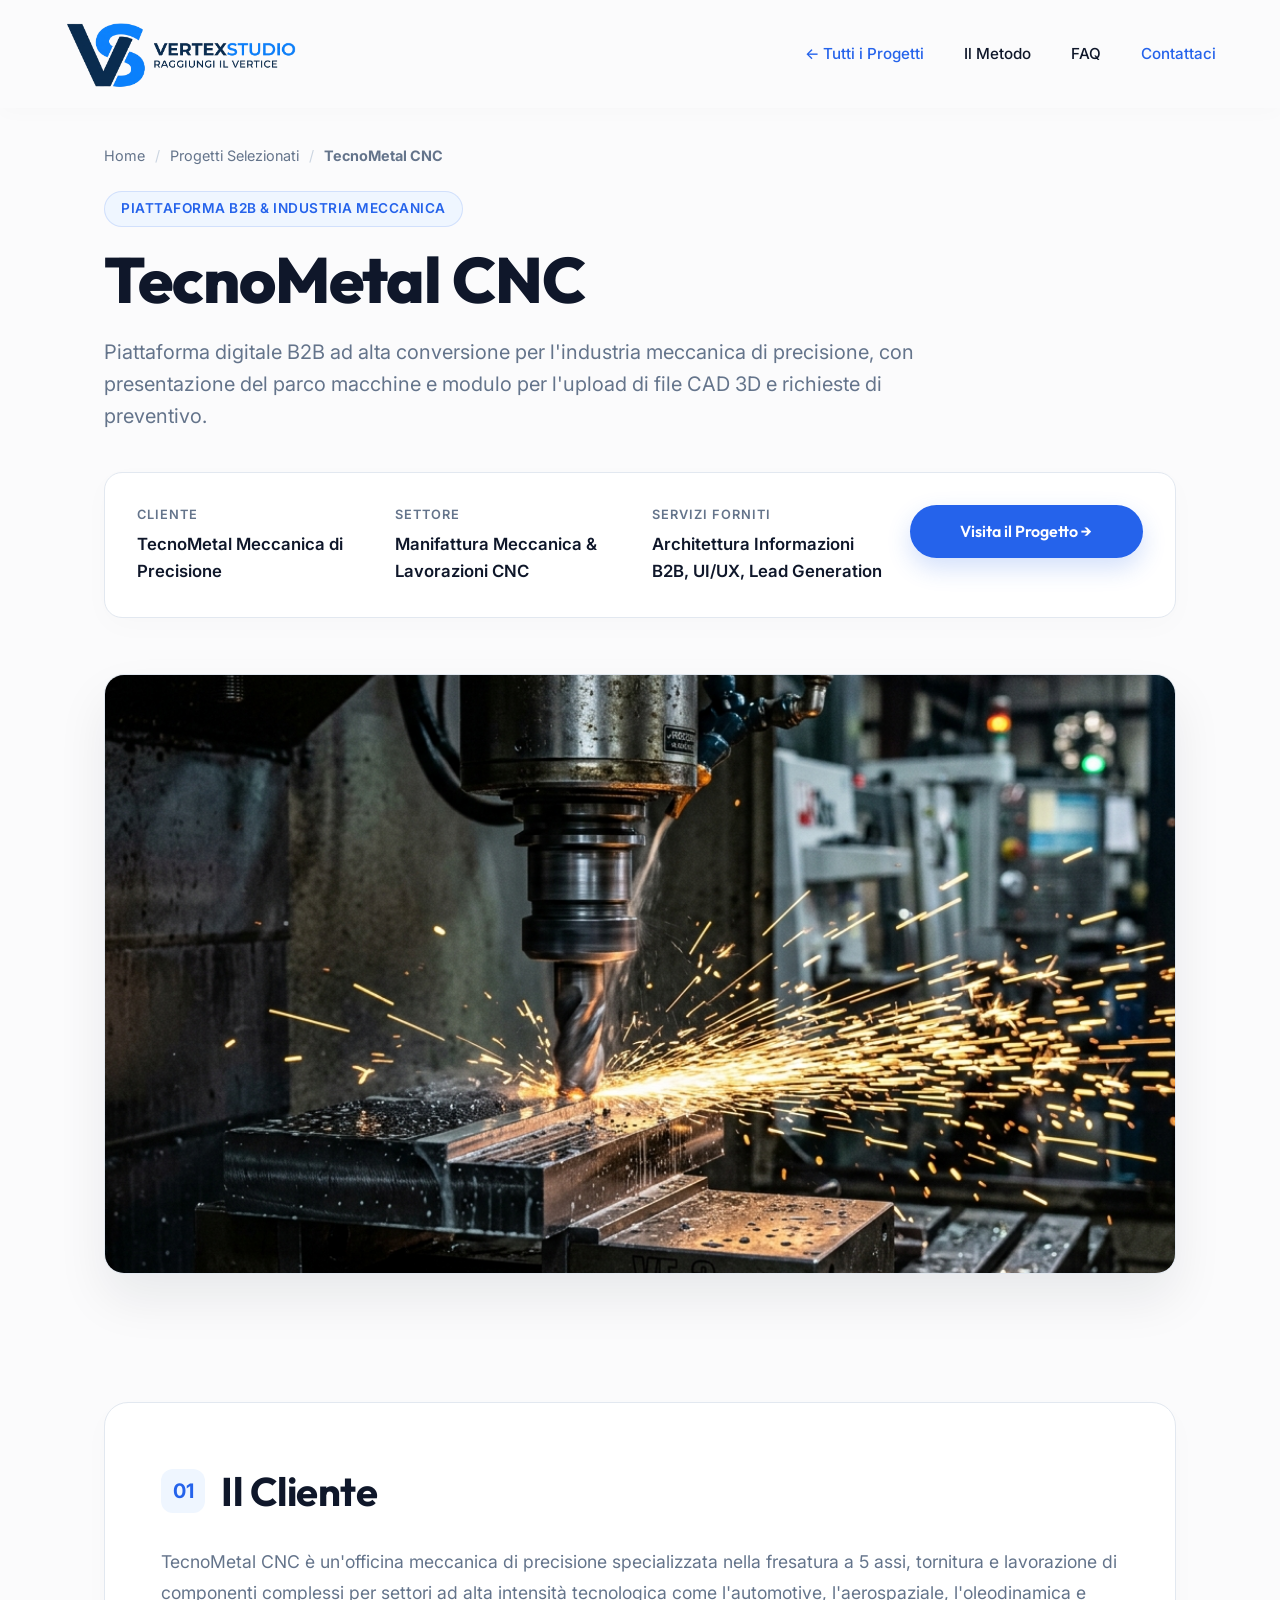
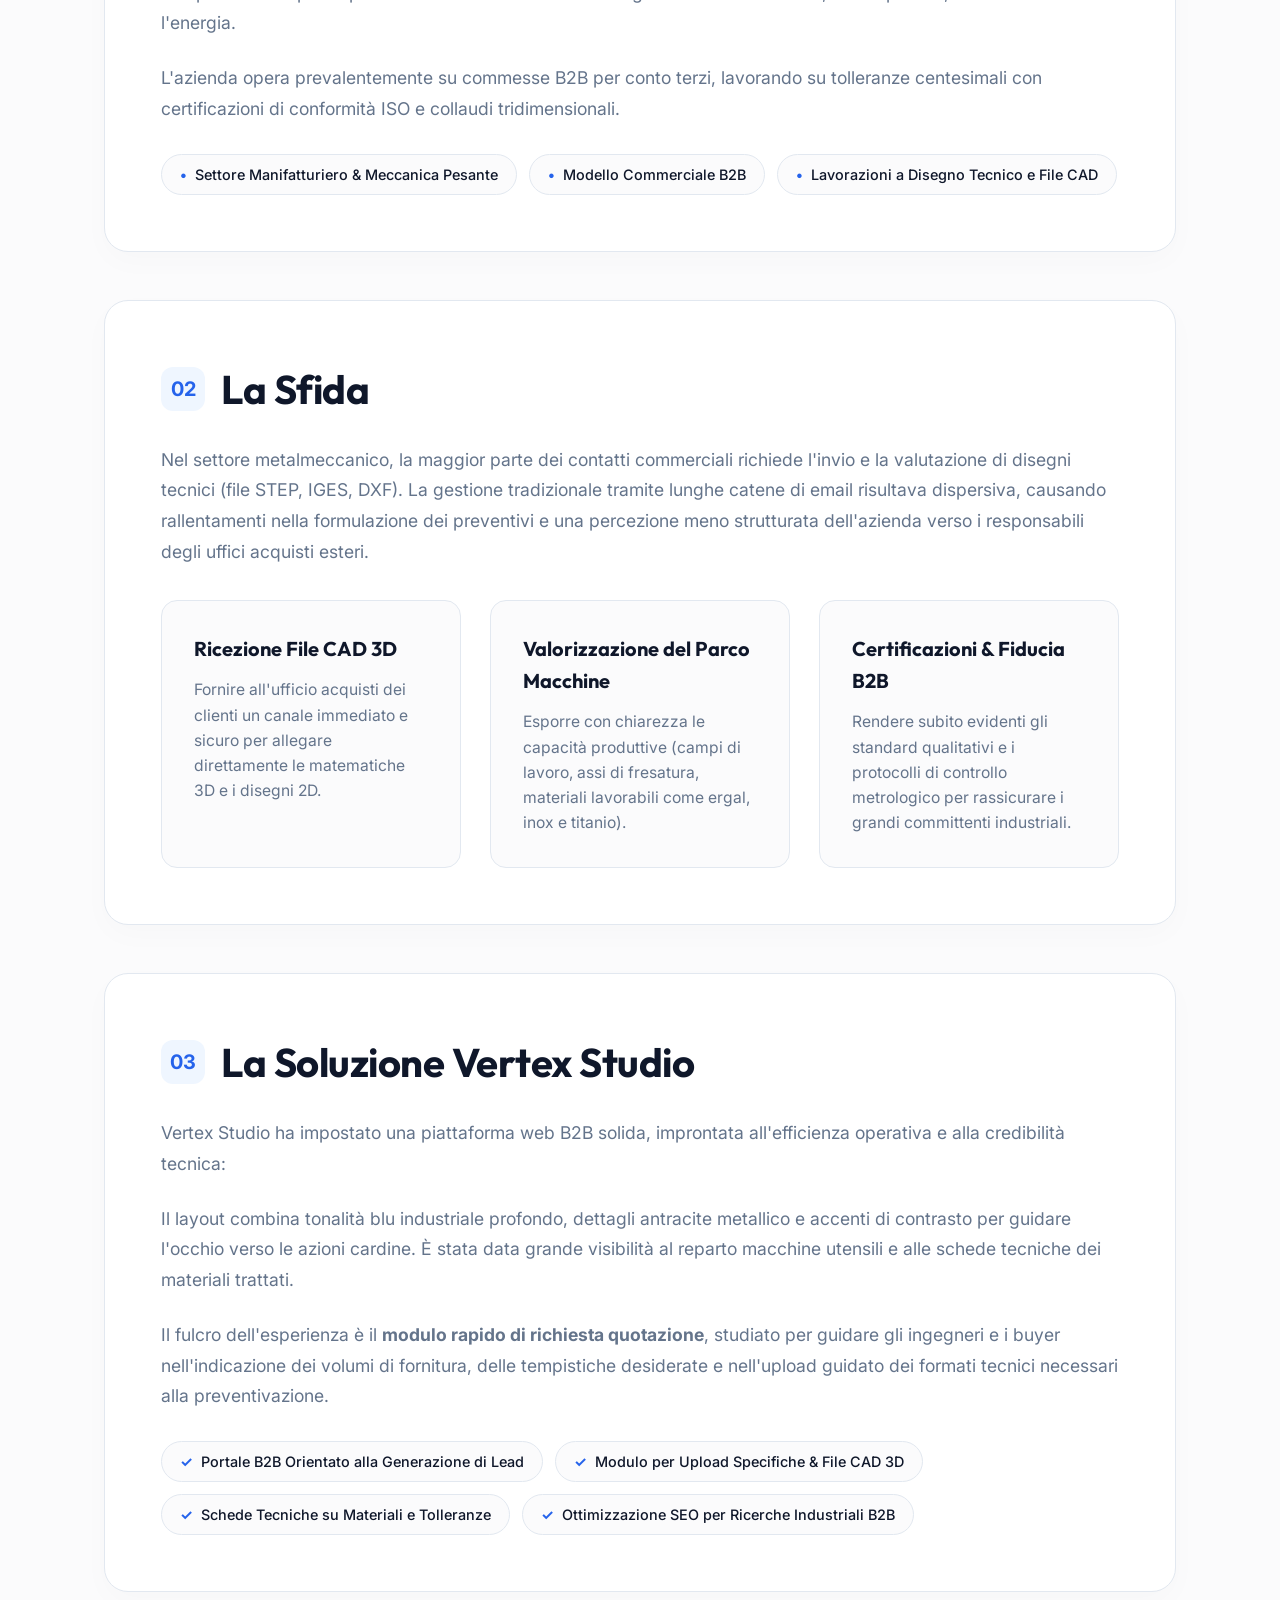
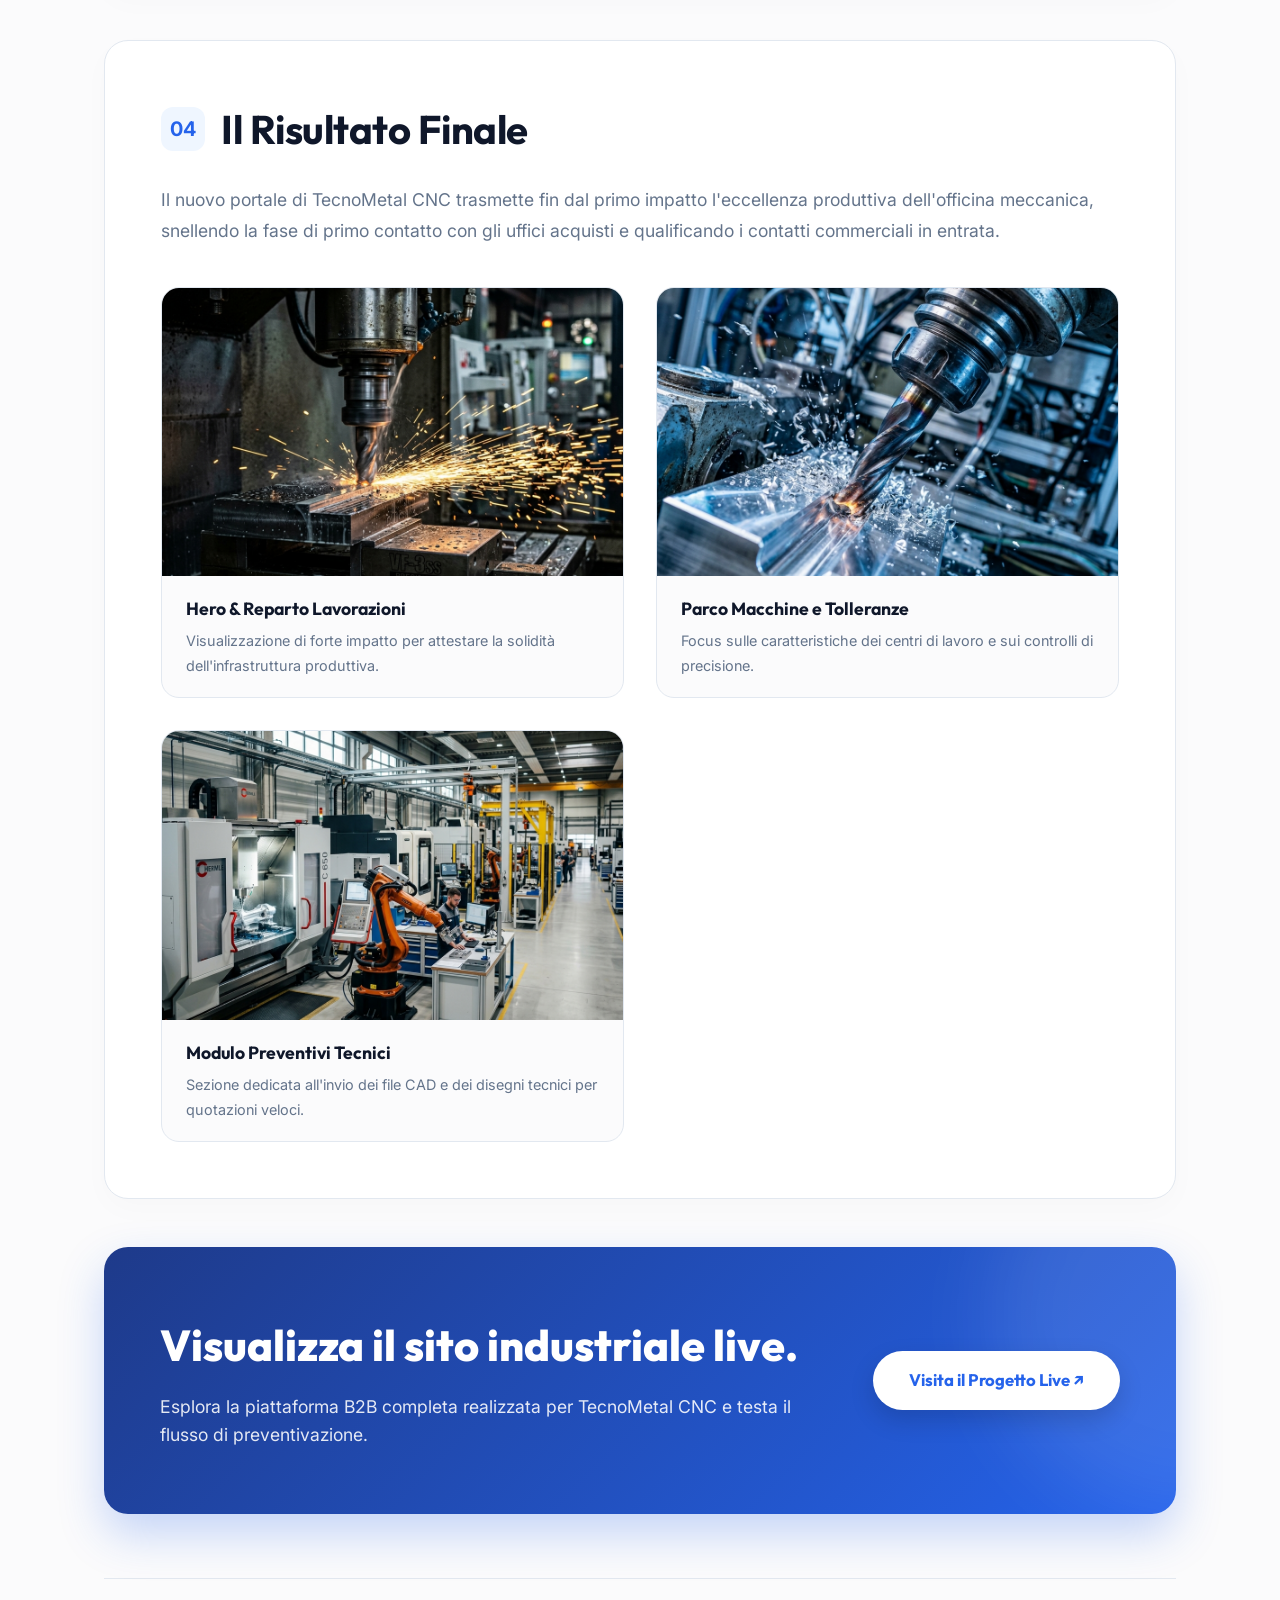
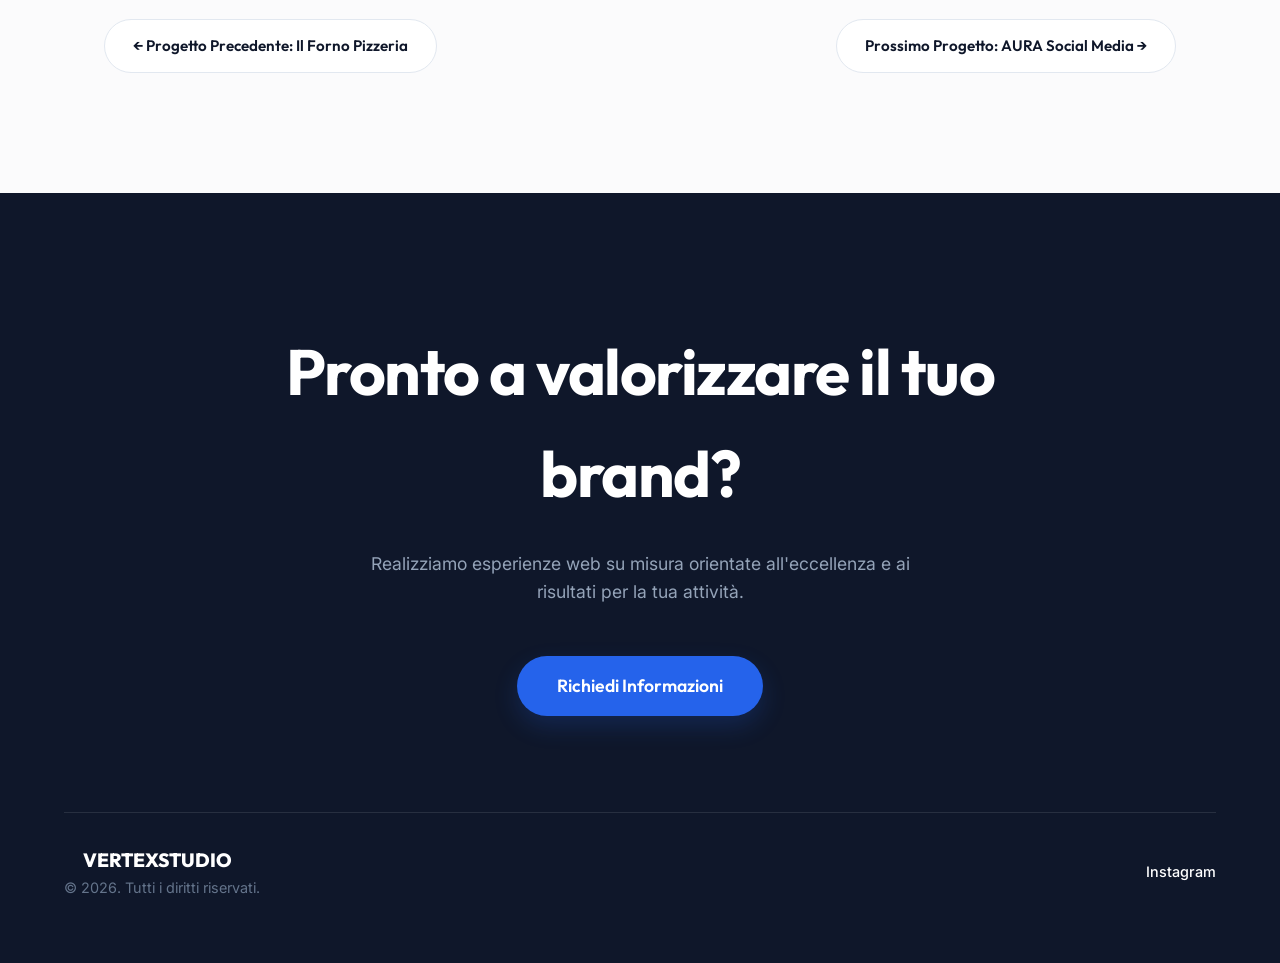
<file: case-study-tecnometal.html>
<!DOCTYPE html>
<html lang="it">
<head>
    <meta charset="UTF-8">
    <meta name="viewport" content="width=device-width, initial-scale=1.0, maximum-scale=1.0, user-scalable=no">
    <title>Case Study: TecnoMetal CNC | Vertex Studio</title>
    <link href="https://fonts.googleapis.com/css2?family=Outfit:wght@300;400;500;600;700;800&family=Inter:wght@400;500;600&display=swap" rel="stylesheet">
    <link rel="stylesheet" href="case-study.css">
</head>
<body>

    <!-- NAVBAR MINIMALE VERTEX STUDIO -->
    <nav>
        <a href="index.html" class="logo">
            <img src="logo_clean.png" alt="VertexStudio Logo" style="height: 100px; width: auto; border-radius: 6px; margin-top: -20px; margin-bottom: -20px;">
        </a>
        
        <div class="hamburger" onclick="toggleMenu()">☰</div>
        
        <ul class="nav-links" id="navLinks">
            <li><a href="index.html#lavori" class="back-link">&larr; Tutti i Progetti</a></li>
            <li><a href="index.html#eccellenza">Il Metodo</a></li>
            <li><a href="index.html#faq">FAQ</a></li>
            <li><a href="#preventivo" style="color: var(--primary);">Contattaci</a></li>
        </ul>
    </nav>

    <!-- HEADER / HERO CASE STUDY -->
    <header class="cs-hero">
        <div class="cs-breadcrumbs">
            <a href="index.html">Home</a>
            <span>/</span>
            <a href="index.html#lavori">Progetti Selezionati</a>
            <span>/</span>
            <strong>TecnoMetal CNC</strong>
        </div>

        <span class="cs-tag">Piattaforma B2B &amp; Industria Meccanica</span>
        <h1>TecnoMetal CNC</h1>
        <p class="cs-hero-subtitle">
            Piattaforma digitale B2B ad alta conversione per l'industria meccanica di precisione, con presentazione del parco macchine e modulo per l'upload di file CAD 3D e richieste di preventivo.
        </p>

        <!-- SCHEDA META DATI PROGETTO (MODIFICABILE) -->
        <div class="cs-meta-grid">
            <div class="cs-meta-item">
                <span class="cs-meta-label">Cliente</span>
                <span class="cs-meta-value">TecnoMetal Meccanica di Precisione</span>
            </div>
            <div class="cs-meta-item">
                <span class="cs-meta-label">Settore</span>
                <span class="cs-meta-value">Manifattura Meccanica &amp; Lavorazioni CNC</span>
            </div>
            <div class="cs-meta-item">
                <span class="cs-meta-label">Servizi Forniti</span>
                <span class="cs-meta-value">Architettura Informazioni B2B, UI/UX, Lead Generation</span>
            </div>
            <div class="cs-meta-item cs-meta-cta">
                <a href="meccanica.html" target="_blank" class="btn-primary" style="width: 100%;">
                    Visita il Progetto &rarr;
                </a>
            </div>
        </div>

        <!-- ANTEPRIMA PRINCIPALE HERO -->
        <div class="cs-main-image-wrap">
            <img src="tecnometal.jpg" 
                 alt="TecnoMetal CNC - Mockup Principale" 
                 class="cs-main-image">
        </div>
    </header>

    <!-- CONTENUTI DETTAGLIATI DEL CASE STUDY -->
    <main class="cs-content-section">

        <!-- 01. IL CLIENTE -->
        <section class="cs-section-block">
            <div class="cs-block-header">
                <div class="cs-block-badge">01</div>
                <h2>Il Cliente</h2>
            </div>
            <p>
                TecnoMetal CNC è un'officina meccanica di precisione specializzata nella fresatura a 5 assi, tornitura e lavorazione di componenti complessi per settori ad alta intensità tecnologica come l'automotive, l'aerospaziale, l'oleodinamica e l'energia.
            </p>
            <p>
                L'azienda opera prevalentemente su commesse B2B per conto terzi, lavorando su tolleranze centesimali con certificazioni di conformità ISO e collaudi tridimensionali.
            </p>
            <div class="cs-pill-list">
                <span class="cs-pill"><span class="icon">&bull;</span> Settore Manifatturiero &amp; Meccanica Pesante</span>
                <span class="cs-pill"><span class="icon">&bull;</span> Modello Commerciale B2B</span>
                <span class="cs-pill"><span class="icon">&bull;</span> Lavorazioni a Disegno Tecnico e File CAD</span>
            </div>
        </section>

        <!-- 02. LA SFIDA -->
        <section class="cs-section-block">
            <div class="cs-block-header">
                <div class="cs-block-badge">02</div>
                <h2>La Sfida</h2>
            </div>
            <p>
                Nel settore metalmeccanico, la maggior parte dei contatti commerciali richiede l'invio e la valutazione di disegni tecnici (file STEP, IGES, DXF). La gestione tradizionale tramite lunghe catene di email risultava dispersiva, causando rallentamenti nella formulazione dei preventivi e una percezione meno strutturata dell'azienda verso i responsabili degli uffici acquisti esteri.
            </p>
            <div class="cs-subgrid">
                <div class="cs-subcard">
                    <h3>Ricezione File CAD 3D</h3>
                    <p>Fornire all'ufficio acquisti dei clienti un canale immediato e sicuro per allegare direttamente le matematiche 3D e i disegni 2D.</p>
                </div>
                <div class="cs-subcard">
                    <h3>Valorizzazione del Parco Macchine</h3>
                    <p>Esporre con chiarezza le capacità produttive (campi di lavoro, assi di fresatura, materiali lavorabili come ergal, inox e titanio).</p>
                </div>
                <div class="cs-subcard">
                    <h3>Certificazioni &amp; Fiducia B2B</h3>
                    <p>Rendere subito evidenti gli standard qualitativi e i protocolli di controllo metrologico per rassicurare i grandi committenti industriali.</p>
                </div>
            </div>
        </section>

        <!-- 03. LA SOLUZIONE -->
        <section class="cs-section-block">
            <div class="cs-block-header">
                <div class="cs-block-badge">03</div>
                <h2>La Soluzione Vertex Studio</h2>
            </div>
            <p>
                Vertex Studio ha impostato una piattaforma web B2B solida, improntata all'efficienza operativa e alla credibilità tecnica:
            </p>
            <p>
                Il layout combina tonalità blu industriale profondo, dettagli antracite metallico e accenti di contrasto per guidare l'occhio verso le azioni cardine. È stata data grande visibilità al reparto macchine utensili e alle schede tecniche dei materiali trattati.
            </p>
            <p>
                Il fulcro dell'esperienza è il <strong>modulo rapido di richiesta quotazione</strong>, studiato per guidare gli ingegneri e i buyer nell'indicazione dei volumi di fornitura, delle tempistiche desiderate e nell'upload guidato dei formati tecnici necessari alla preventivazione.
            </p>
            <div class="cs-pill-list">
                <span class="cs-pill"><span class="icon">&check;</span> Portale B2B Orientato alla Generazione di Lead</span>
                <span class="cs-pill"><span class="icon">&check;</span> Modulo per Upload Specifiche &amp; File CAD 3D</span>
                <span class="cs-pill"><span class="icon">&check;</span> Schede Tecniche su Materiali e Tolleranze</span>
                <span class="cs-pill"><span class="icon">&check;</span> Ottimizzazione SEO per Ricerche Industriali B2B</span>
            </div>
        </section>

        <!-- 04. IL RISULTATO FINALE & ANTEPRIME -->
        <section class="cs-section-block">
            <div class="cs-block-header">
                <div class="cs-block-badge">04</div>
                <h2>Il Risultato Finale</h2>
            </div>
            <p>
                Il nuovo portale di TecnoMetal CNC trasmette fin dal primo impatto l'eccellenza produttiva dell'officina meccanica, snellendo la fase di primo contatto con gli uffici acquisti e qualificando i contatti commerciali in entrata.
            </p>

            <!-- GALLERIA MOCKUP E DETTAGLI DEL PROGETTO (CON ASSET REALI) -->
            <div class="cs-gallery">
                <div class="cs-gallery-item">
                    <div class="cs-gallery-img-wrap">
                        <img src="tecnometal.jpg" 
                             alt="TecnoMetal - Home Page e Parco Macchine" 
                             class="cs-gallery-img">
                    </div>
                    <div class="cs-gallery-caption">
                        <h4>Hero &amp; Reparto Lavorazioni</h4>
                        <p>Visualizzazione di forte impatto per attestare la solidità dell'infrastruttura produttiva.</p>
                    </div>
                </div>

                <div class="cs-gallery-item">
                    <div class="cs-gallery-img-wrap">
                        <img src="tecnometal2.jpg" 
                             alt="TecnoMetal - Dettaglio Macchinari e CNC" 
                             class="cs-gallery-img">
                    </div>
                    <div class="cs-gallery-caption">
                        <h4>Parco Macchine e Tolleranze</h4>
                        <p>Focus sulle caratteristiche dei centri di lavoro e sui controlli di precisione.</p>
                    </div>
                </div>

                <div class="cs-gallery-item">
                    <div class="cs-gallery-img-wrap">
                        <img src="tecnometal3.jpg" 
                             alt="TecnoMetal - Modulo Preventivo e Upload CAD" 
                             class="cs-gallery-img">
                    </div>
                    <div class="cs-gallery-caption">
                        <h4>Modulo Preventivi Tecnici</h4>
                        <p>Sezione dedicata all'invio dei file CAD e dei disegni tecnici per quotazioni veloci.</p>
                    </div>
                </div>
            </div>
        </section>

        <!-- BANNER EVIDENTE: VISITA IL PROGETTO -->
        <section class="cs-live-banner">
            <div class="cs-live-info">
                <h3>Visualizza il sito industriale live.</h3>
                <p>
                    Esplora la piattaforma B2B completa realizzata per TecnoMetal CNC e testa il flusso di preventivazione.
                </p>
            </div>
            <div class="cs-live-action">
                <a href="meccanica.html" target="_blank" class="btn-white">
                    Visita il Progetto Live ↗
                </a>
            </div>
        </section>

        <!-- NAVIGAZIONE TRA I CASE STUDY -->
        <div class="cs-nav-projects">
            <a href="case-study-ilforno.html" class="btn-secondary">
                &larr; Progetto Precedente: Il Forno Pizzeria
            </a>
            <a href="case-study-social.html" class="btn-secondary">
                Prossimo Progetto: AURA Social Media &rarr;
            </a>
        </div>

    </main>

    <!-- FOOTER VERTEX STUDIO -->
    <footer id="preventivo" class="cta-footer">
        <div class="cta-box">
            <h2>Pronto a valorizzare il tuo brand?</h2>
            <p>Realizziamo esperienze web su misura orientate all'eccellenza e ai risultati per la tua attività.</p>
            <a href="mailto:vertexstudio@outlook.it" class="btn-primary" style="font-size: 1.1rem; padding: 16px 40px; margin-top: 10px;">Richiedi Informazioni</a>
        </div>
        
        <div class="footer-bottom">
            <div>
                <span style="font-family:'Outfit'; font-weight:800; color:var(--white); font-size:1.2rem; margin-right: 10px;">VERTEXSTUDIO</span>
                <br>&copy; 2026. Tutti i diritti riservati.
            </div>
            <div class="footer-social">
                <a href="https://www.instagram.com/vertexstudioweb/" target="_blank">Instagram</a>
            </div>
        </div>
    </footer>

    <!-- Script Menu Mobile -->
    <script>
        function toggleMenu() {
            if(window.innerWidth > 900) return;
            const nav = document.getElementById('navLinks');
            const hamburger = document.querySelector('.hamburger');
            nav.classList.toggle('active');
            if(nav.classList.contains('active')) {
                hamburger.innerHTML = '✕';
            } else {
                hamburger.innerHTML = '☰';
            }
        }
    </script>
</body>
</html>
</file>
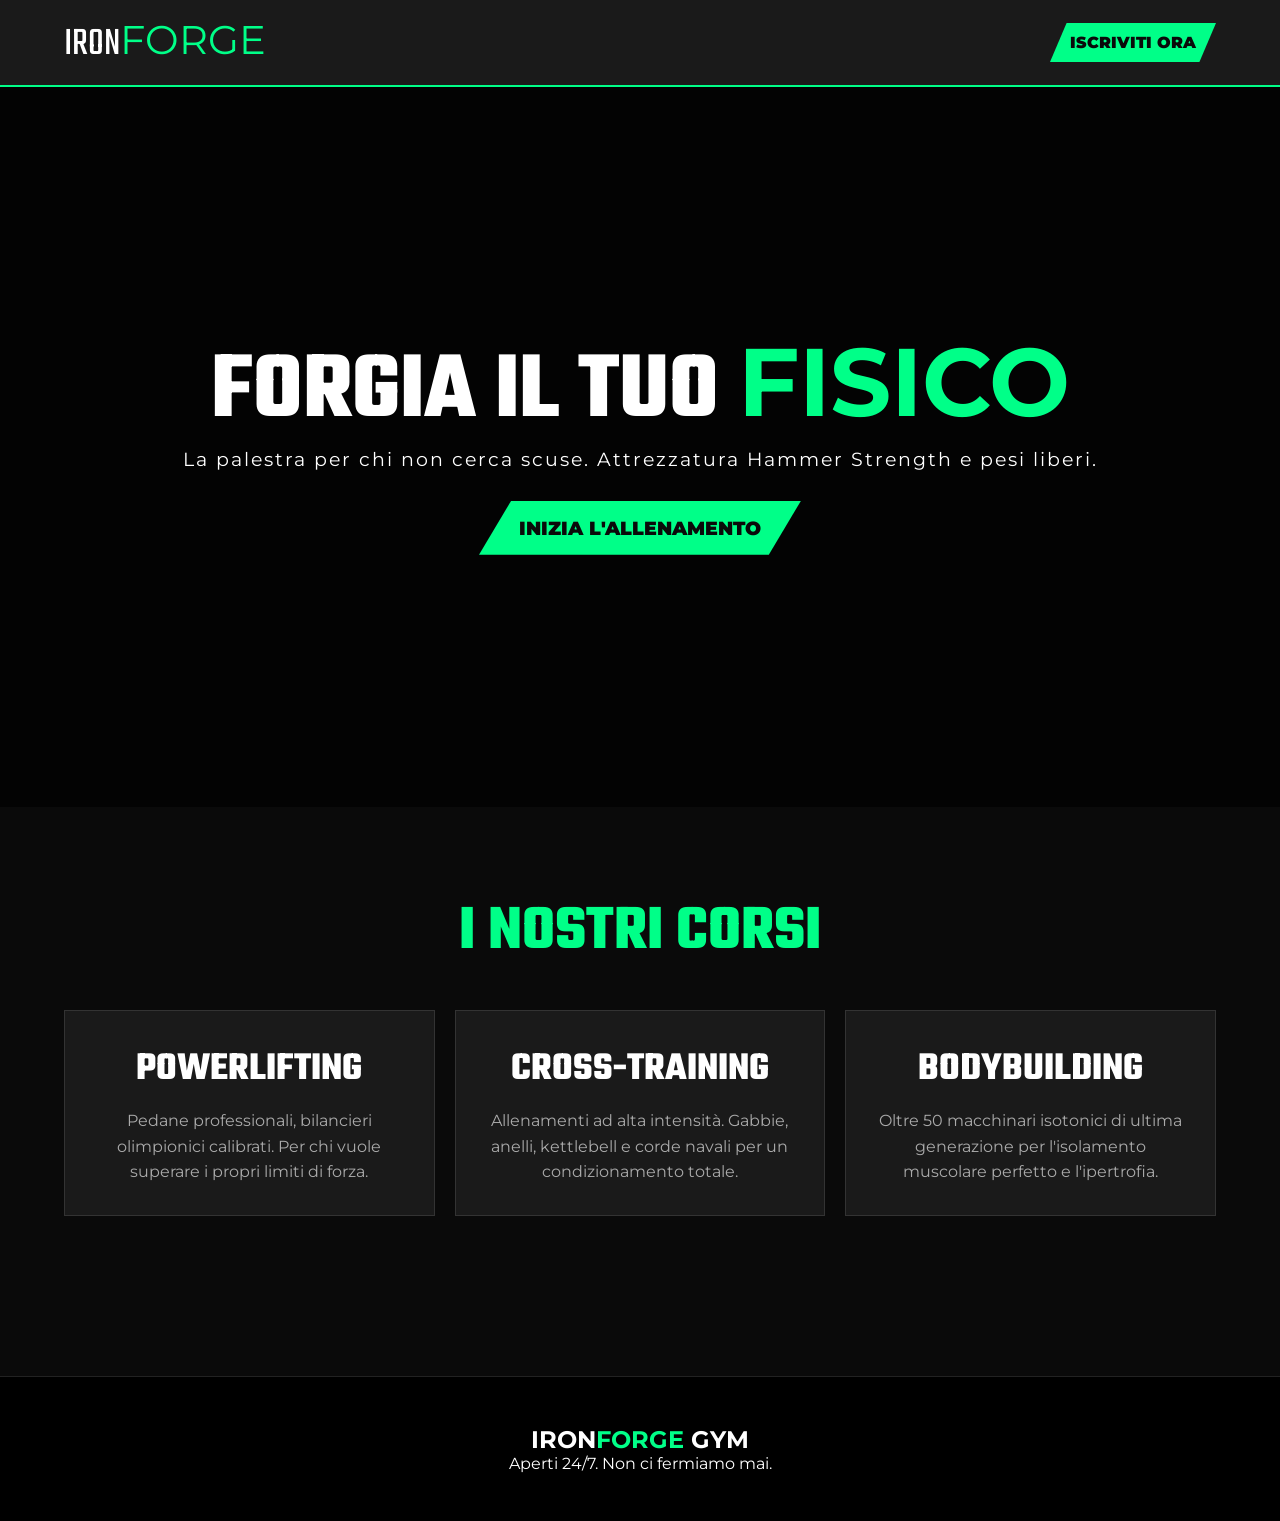
<file: gym.html>
<!DOCTYPE html>
<html lang="it">
<head>
    <meta charset="UTF-8">
    <meta name="viewport" content="width=device-width, initial-scale=1.0">
    <title>IronForge Gym | Palestra e Fitness</title>
    <link href="https://fonts.googleapis.com/css2?family=Teko:wght@600;700&family=Montserrat:wght@400;700;900&display=swap" rel="stylesheet">
    <style>
        :root { --neon: #00ff88; --dark: #0a0a0a; --gray: #1a1a1a; --white: #fff; }
        * { margin: 0; padding: 0; box-sizing: border-box; font-family: 'Montserrat', sans-serif; color: var(--white); }
        body { background: var(--dark); }
        nav { display: flex; justify-content: space-between; padding: 20px 5%; background: var(--gray); align-items: center; border-bottom: 2px solid var(--neon); }
        .logo { font-family: 'Teko', sans-serif; font-size: 2.5rem; color: var(--white); text-transform: uppercase; line-height: 1;}
        .logo span { color: var(--neon); }
        .hero { height: 80vh; background: linear-gradient(rgba(0,0,0,0.7), rgba(0,0,0,0.7)), url('https://images.unsplash.com/photo-1534438327276-14e5300c3a48?ixlib=rb-4.0.3&auto=format&fit=crop&w=1920&q=80') center/cover; display: flex; align-items: center; justify-content: center; text-align: center; }
        .hero h1 { font-family: 'Teko', sans-serif; font-size: 6rem; text-transform: uppercase; margin-bottom: 10px; line-height: 0.9;}
        .hero h1 span { color: var(--neon); }
        .hero p { font-size: 1.2rem; margin-bottom: 30px; letter-spacing: 2px; }
        .btn { background: var(--neon); color: var(--dark); padding: 15px 40px; font-size: 1.2rem; font-weight: 900; text-transform: uppercase; text-decoration: none; transition: 0.3s; clip-path: polygon(10% 0, 100% 0, 90% 100%, 0% 100%); display: inline-block;}
        .btn:hover { background: var(--white); transform: scale(1.05); }
        .classes { padding: 5rem 5%; text-align: center; }
        .classes h2 { font-family: 'Teko', sans-serif; font-size: 4rem; color: var(--neon); margin-bottom: 2rem; }
        .grid { display: grid; grid-template-columns: repeat(auto-fit, minmax(300px, 1fr)); gap: 20px; }
        .card { background: var(--gray); padding: 30px; border: 1px solid #333; transition: 0.3s; }
        .card:hover { border-color: var(--neon); transform: translateY(-10px); }
        .card h3 { font-family: 'Teko', sans-serif; font-size: 2.5rem; margin-bottom: 10px; }
        .card p { color: #aaa; line-height: 1.6; }
        footer { padding: 3rem 5%; text-align: center; background: #000; border-top: 1px solid #222; margin-top: 5rem;}
        footer span { color: var(--neon); }
    </style>
</head>
<body>
    <nav>
        <div class="logo">IRON<span>FORGE</span></div>
        <a href="#" class="btn" style="padding: 10px 20px; font-size: 1rem;">Iscriviti Ora</a>
    </nav>
    <header class="hero">
        <div>
            <h1>FORGIA IL TUO <span>FISICO</span></h1>
            <p>La palestra per chi non cerca scuse. Attrezzatura Hammer Strength e pesi liberi.</p>
            <a href="#corsi" class="btn">Inizia l'Allenamento</a>
        </div>
    </header>
    <section class="classes" id="corsi">
        <h2>I NOSTRI CORSI</h2>
        <div class="grid">
            <div class="card">
                <h3>POWERLIFTING</h3>
                <p>Pedane professionali, bilancieri olimpionici calibrati. Per chi vuole superare i propri limiti di forza.</p>
            </div>
            <div class="card">
                <h3>CROSS-TRAINING</h3>
                <p>Allenamenti ad alta intensità. Gabbie, anelli, kettlebell e corde navali per un condizionamento totale.</p>
            </div>
            <div class="card">
                <h3>BODYBUILDING</h3>
                <p>Oltre 50 macchinari isotonici di ultima generazione per l'isolamento muscolare perfetto e l'ipertrofia.</p>
            </div>
        </div>
    </section>
    <footer>
        <h2>IRON<span>FORGE</span> GYM</h2>
        <p>Aperti 24/7. Non ci fermiamo mai.</p>
    </footer>
</body>
</html>
</file>
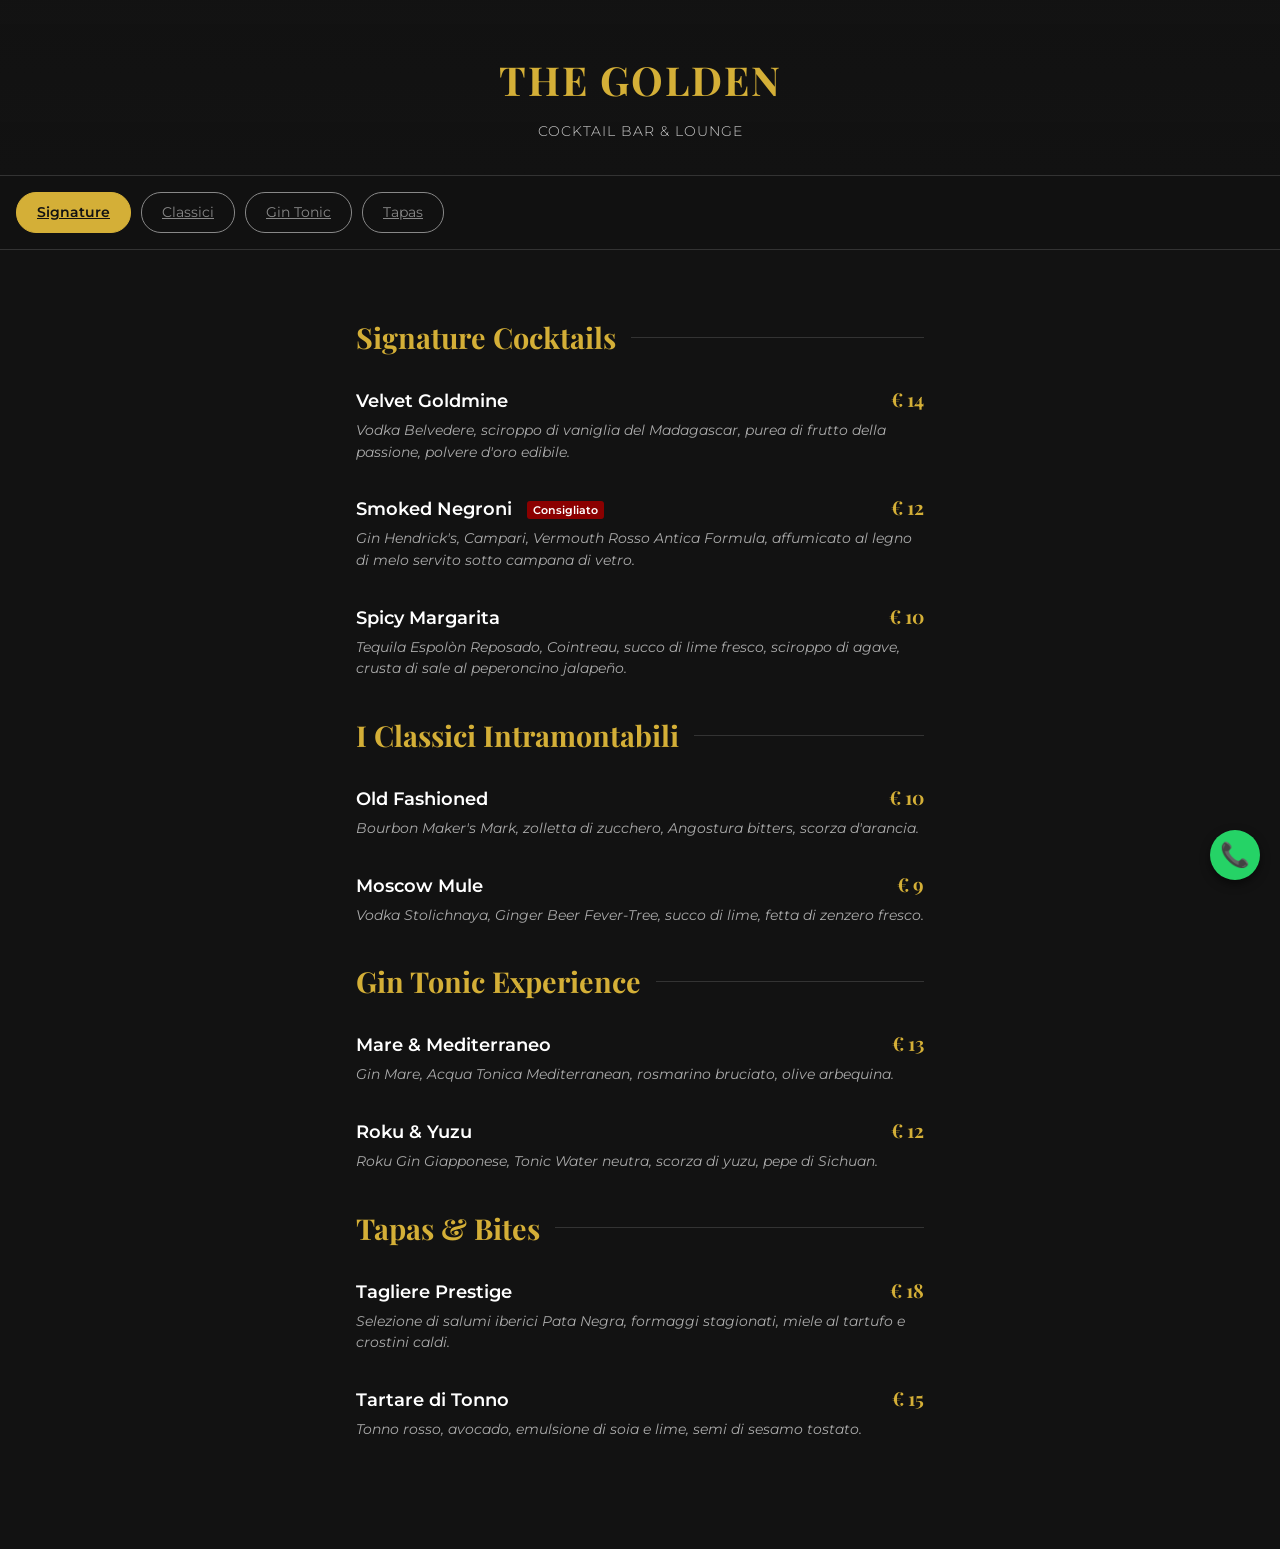
<file: menu_cocktail.html>
<!DOCTYPE html>
<html lang="it">
<head>
    <meta charset="UTF-8">
    <meta name="viewport" content="width=device-width, initial-scale=1.0, maximum-scale=1.0, user-scalable=no">
    <title>Menù - The Golden Cocktail Bar</title>
    <link href="https://fonts.googleapis.com/css2?family=Playfair+Display:ital,wght@0,400;0,700;1,400&family=Montserrat:wght@300;400;600&display=swap" rel="stylesheet">
    <style>
        :root {
            --bg-color: #121212;
            --text-color: #f5f5f5;
            --gold: #d4af37;
            --gold-dark: #aa8c2c;
            --gray: #333;
        }

        * {
            margin: 0;
            padding: 0;
            box-sizing: border-box;
        }

        body {
            background-color: var(--bg-color);
            color: var(--text-color);
            font-family: 'Montserrat', sans-serif;
            line-height: 1.6;
        }

        /* Intestazione */
        header {
            text-align: center;
            padding: 3rem 1rem 2rem;
            border-bottom: 1px solid var(--gray);
            background: linear-gradient(to bottom, rgba(18,18,18,0.9), var(--bg-color)), url('https://images.unsplash.com/photo-1514362545857-3bc16c4c7d1b?ixlib=rb-4.0.3&auto=format&fit=crop&w=800&q=80') center/cover;
        }

        header h1 {
            font-family: 'Playfair Display', serif;
            font-size: 2.5rem;
            color: var(--gold);
            letter-spacing: 2px;
            margin-bottom: 0.5rem;
            text-transform: uppercase;
        }

        header p {
            font-size: 0.9rem;
            color: #ccc;
            font-weight: 300;
            letter-spacing: 1px;
        }

        /* Filtri Categorie (Sticky) */
        .categories {
            display: flex;
            overflow-x: auto;
            padding: 1rem;
            background-color: rgba(18, 18, 18, 0.95);
            position: sticky;
            top: 0;
            z-index: 100;
            border-bottom: 1px solid var(--gray);
            /* Nascondi scrollbar */
            scrollbar-width: none; 
            -ms-overflow-style: none;
        }
        .categories::-webkit-scrollbar {
            display: none;
        }

        .cat-btn {
            background: transparent;
            color: #888;
            border: 1px solid #888;
            padding: 8px 20px;
            margin-right: 10px;
            border-radius: 20px;
            font-family: 'Montserrat', sans-serif;
            font-size: 0.9rem;
            white-space: nowrap;
            cursor: pointer;
            transition: all 0.3s;
        }

        .cat-btn.active, .cat-btn:hover {
            color: var(--bg-color);
            background-color: var(--gold);
            border-color: var(--gold);
            font-weight: 600;
        }

        /* Lista Menù */
        .menu-container {
            padding: 2rem 1rem 5rem;
            max-width: 600px;
            margin: 0 auto;
        }

        .section-title {
            font-family: 'Playfair Display', serif;
            color: var(--gold);
            font-size: 1.8rem;
            margin: 2rem 0 1.5rem;
            display: flex;
            align-items: center;
        }

        .section-title::after {
            content: '';
            flex: 1;
            height: 1px;
            background-color: var(--gray);
            margin-left: 15px;
        }

        /* Singolo Articolo */
        .item {
            margin-bottom: 1.8rem;
        }

        .item-header {
            display: flex;
            justify-content: space-between;
            align-items: baseline;
            margin-bottom: 0.3rem;
        }

        .item-name {
            font-weight: 600;
            font-size: 1.1rem;
            color: white;
        }

        .item-price {
            font-family: 'Playfair Display', serif;
            color: var(--gold);
            font-size: 1.2rem;
            font-weight: bold;
        }

        .item-desc {
            font-size: 0.85rem;
            color: #aaa;
            font-style: italic;
        }

        .badge {
            background-color: #8b0000;
            color: white;
            font-size: 0.7rem;
            padding: 2px 6px;
            border-radius: 3px;
            margin-left: 10px;
            vertical-align: middle;
            font-style: normal;
        }

        /* Notifica aggiunta */
        .whatsapp-btn {
            position: fixed;
            bottom: 20px;
            right: 20px;
            background-color: #25D366;
            color: white;
            width: 50px;
            height: 50px;
            border-radius: 50%;
            display: flex;
            justify-content: center;
            align-items: center;
            box-shadow: 0 4px 10px rgba(0,0,0,0.5);
            text-decoration: none;
            font-size: 1.5rem;
            z-index: 1000;
        }

    </style>
</head>
<body>

    <header>
        <h1>The Golden</h1>
        <p>COCKTAIL BAR & LOUNGE</p>
    </header>

    <!-- Navigazione Categorie Ottimizzata per Swipe -->
    <div class="categories">
        <a href="#signature" class="cat-btn active">Signature</a>
        <a href="#classici" class="cat-btn">Classici</a>
        <a href="#gin" class="cat-btn">Gin Tonic</a>
        <a href="#food" class="cat-btn">Tapas</a>
    </div>

    <div class="menu-container">

        <!-- Categoria 1 -->
        <h2 id="signature" class="section-title">Signature Cocktails</h2>
        
        <div class="item">
            <div class="item-header">
                <span class="item-name">Velvet Goldmine</span>
                <span class="item-price">€ 14</span>
            </div>
            <p class="item-desc">Vodka Belvedere, sciroppo di vaniglia del Madagascar, purea di frutto della passione, polvere d'oro edibile.</p>
        </div>

        <div class="item">
            <div class="item-header">
                <span class="item-name">Smoked Negroni <span class="badge">Consigliato</span></span>
                <span class="item-price">€ 12</span>
            </div>
            <p class="item-desc">Gin Hendrick's, Campari, Vermouth Rosso Antica Formula, affumicato al legno di melo servito sotto campana di vetro.</p>
        </div>

        <div class="item">
            <div class="item-header">
                <span class="item-name">Spicy Margarita</span>
                <span class="item-price">€ 10</span>
            </div>
            <p class="item-desc">Tequila Espolòn Reposado, Cointreau, succo di lime fresco, sciroppo di agave, crusta di sale al peperoncino jalapeño.</p>
        </div>

        <!-- Categoria 2 -->
        <h2 id="classici" class="section-title">I Classici Intramontabili</h2>
        
        <div class="item">
            <div class="item-header">
                <span class="item-name">Old Fashioned</span>
                <span class="item-price">€ 10</span>
            </div>
            <p class="item-desc">Bourbon Maker's Mark, zolletta di zucchero, Angostura bitters, scorza d'arancia.</p>
        </div>

        <div class="item">
            <div class="item-header">
                <span class="item-name">Moscow Mule</span>
                <span class="item-price">€ 9</span>
            </div>
            <p class="item-desc">Vodka Stolichnaya, Ginger Beer Fever-Tree, succo di lime, fetta di zenzero fresco.</p>
        </div>

        <!-- Categoria 3 -->
        <h2 id="gin" class="section-title">Gin Tonic Experience</h2>
        
        <div class="item">
            <div class="item-header">
                <span class="item-name">Mare & Mediterraneo</span>
                <span class="item-price">€ 13</span>
            </div>
            <p class="item-desc">Gin Mare, Acqua Tonica Mediterranean, rosmarino bruciato, olive arbequina.</p>
        </div>

        <div class="item">
            <div class="item-header">
                <span class="item-name">Roku & Yuzu</span>
                <span class="item-price">€ 12</span>
            </div>
            <p class="item-desc">Roku Gin Giapponese, Tonic Water neutra, scorza di yuzu, pepe di Sichuan.</p>
        </div>

        <!-- Categoria 4 -->
        <h2 id="food" class="section-title">Tapas & Bites</h2>
        
        <div class="item">
            <div class="item-header">
                <span class="item-name">Tagliere Prestige</span>
                <span class="item-price">€ 18</span>
            </div>
            <p class="item-desc">Selezione di salumi iberici Pata Negra, formaggi stagionati, miele al tartufo e crostini caldi.</p>
        </div>

        <div class="item">
            <div class="item-header">
                <span class="item-name">Tartare di Tonno</span>
                <span class="item-price">€ 15</span>
            </div>
            <p class="item-desc">Tonno rosso, avocado, emulsione di soia e lime, semi di sesamo tostato.</p>
        </div>

    </div>

    <!-- Bottone fisso per prenotare tavolo -->
    <a href="#" class="whatsapp-btn" title="Prenota su WhatsApp" onclick="alert('Qui si aprirà la chat WhatsApp del locale!')">
        📞
    </a>

    <script>
        // Semplice script per evidenziare la categoria cliccata
        const btns = document.querySelectorAll('.cat-btn');
        btns.forEach(btn => {
            btn.addEventListener('click', function() {
                btns.forEach(b => b.classList.remove('active'));
                this.classList.add('active');
            });
        });
    </script>
</body>
</html>
</file>
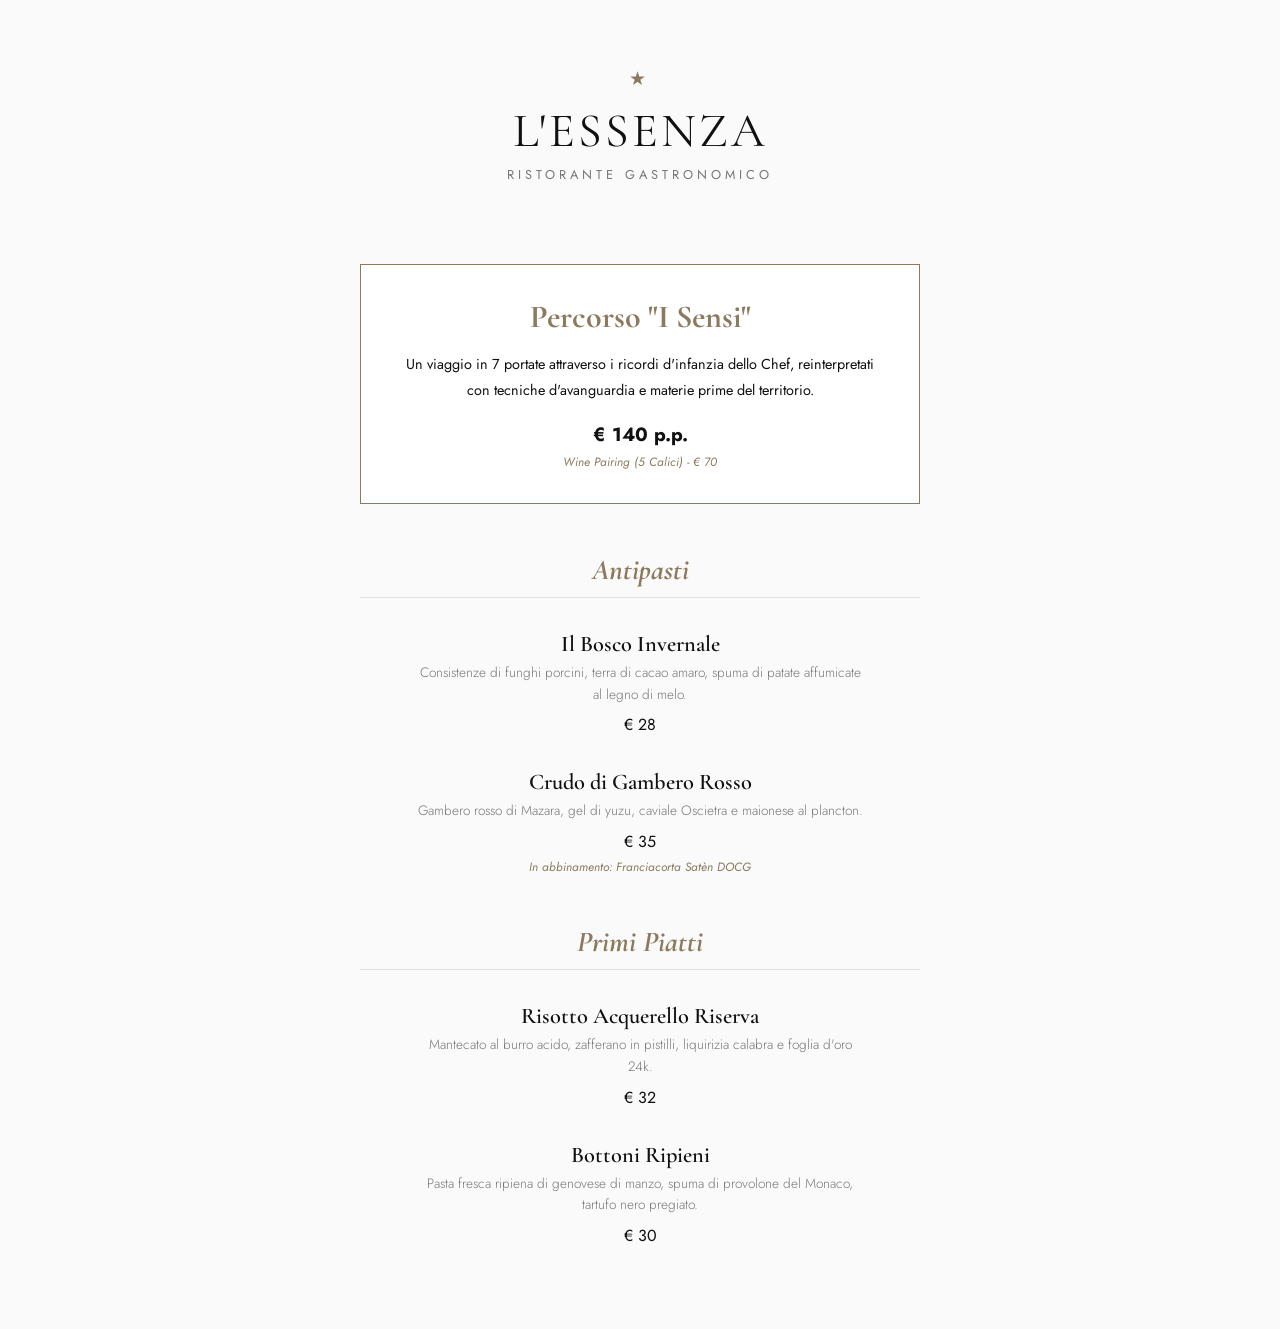
<file: menu_finedining.html>
<!DOCTYPE html>
<html lang="it">
<head>
    <meta charset="UTF-8">
    <meta name="viewport" content="width=device-width, initial-scale=1.0, maximum-scale=1.0, user-scalable=no">
    <title>Menù - L'Essenza | Fine Dining</title>
    <link href="https://fonts.googleapis.com/css2?family=Cormorant+Garamond:ital,wght@0,300;0,400;0,600;1,400&family=Jost:wght@300;400&display=swap" rel="stylesheet">
    <style>
        :root { --bg: #FAFAFA; --text: #111; --accent: #8C7A5E; --muted: #777; }
        * { margin: 0; padding: 0; box-sizing: border-box; font-family: 'Jost', sans-serif; }
        body { background: var(--bg); color: var(--text); padding-bottom: 50px; }
        header { text-align: center; padding: 4rem 1rem 3rem; }
        .stars { color: var(--accent); font-size: 1.2rem; margin-bottom: 10px; letter-spacing: 5px; }
        h1 { font-family: 'Cormorant Garamond', serif; font-size: 3rem; font-weight: 400; letter-spacing: 3px; margin-bottom: 5px; text-transform: uppercase;}
        .subtitle { font-size: 0.8rem; letter-spacing: 4px; color: var(--muted); text-transform: uppercase; }
        
        .menu-container { max-width: 600px; margin: 0 auto; padding: 0 20px; }
        .course-title { font-family: 'Cormorant Garamond', serif; font-size: 1.8rem; text-align: center; margin: 3rem 0 2rem; color: var(--accent); font-style: italic; border-bottom: 1px solid #E0E0E0; padding-bottom: 10px;}
        
        .dish { margin-bottom: 2rem; text-align: center; }
        .dish-name { font-family: 'Cormorant Garamond', serif; font-size: 1.4rem; font-weight: 600; margin-bottom: 5px;}
        .dish-desc { font-size: 0.85rem; color: var(--muted); line-height: 1.6; margin-bottom: 8px; font-weight: 300; max-width: 80%; margin-left: auto; margin-right: auto;}
        .dish-price { font-size: 1rem; color: var(--text); font-weight: 400; }
        
        .wine-pairing { font-size: 0.75rem; color: var(--accent); margin-top: 5px; font-style: italic; }
        
        .degustazione { border: 1px solid var(--accent); padding: 2rem; margin: 2rem 0; text-align: center; background: white;}
        .degustazione h2 { font-family: 'Cormorant Garamond', serif; font-size: 2rem; margin-bottom: 1rem; color: var(--accent);}
        .degustazione p { font-size: 0.9rem; line-height: 1.8; margin-bottom: 1rem;}
        .degustazione-price { font-size: 1.2rem; font-weight: bold; margin-top: 1rem;}
    </style>
</head>
<body>
    <header>
        <div class="stars">★</div>
        <h1>L'Essenza</h1>
        <p class="subtitle">Ristorante Gastronomico</p>
    </header>

    <div class="menu-container">
        
        <div class="degustazione">
            <h2>Percorso "I Sensi"</h2>
            <p>Un viaggio in 7 portate attraverso i ricordi d'infanzia dello Chef, reinterpretati con tecniche d'avanguardia e materie prime del territorio.</p>
            <div class="degustazione-price">€ 140 p.p.</div>
            <div class="wine-pairing">Wine Pairing (5 Calici) - € 70</div>
        </div>

        <h2 class="course-title">Antipasti</h2>
        
        <div class="dish">
            <div class="dish-name">Il Bosco Invernale</div>
            <div class="dish-desc">Consistenze di funghi porcini, terra di cacao amaro, spuma di patate affumicate al legno di melo.</div>
            <div class="dish-price">€ 28</div>
        </div>

        <div class="dish">
            <div class="dish-name">Crudo di Gambero Rosso</div>
            <div class="dish-desc">Gambero rosso di Mazara, gel di yuzu, caviale Oscietra e maionese al plancton.</div>
            <div class="dish-price">€ 35</div>
            <div class="wine-pairing">In abbinamento: Franciacorta Satèn DOCG</div>
        </div>

        <h2 class="course-title">Primi Piatti</h2>
        
        <div class="dish">
            <div class="dish-name">Risotto Acquerello Riserva</div>
            <div class="dish-desc">Mantecato al burro acido, zafferano in pistilli, liquirizia calabra e foglia d'oro 24k.</div>
            <div class="dish-price">€ 32</div>
        </div>

        <div class="dish">
            <div class="dish-name">Bottoni Ripieni</div>
            <div class="dish-desc">Pasta fresca ripiena di genovese di manzo, spuma di provolone del Monaco, tartufo nero pregiato.</div>
            <div class="dish-price">€ 30</div>
        </div>

    </div>
</body>
</html>
</file>
<file: case-study.css>
/* ========================================================
   VERTEX STUDIO - CASE STUDY SYSTEM STYLESHEET
   Stile condiviso e coerente con la brand identity di Vertex Studio
   ======================================================== */

:root {
    --bg-light: #FBFBFC; 
    --white: #FFFFFF;
    --text-dark: #0F172A; 
    --text-muted: #64748B;
    --primary: #2563EB; 
    --primary-light: #EFF6FF;
    --border: #E2E8F0;
    --border-hover: #CBD5E1;
    --card-bg: #FFFFFF;
    --badge-bg: #EFF6FF;
    --badge-text: #2563EB;
}

* { 
    margin: 0; 
    padding: 0; 
    box-sizing: border-box; 
    font-family: 'Inter', -apple-system, BlinkMacSystemFont, 'Segoe UI', Roboto, sans-serif; 
    scroll-behavior: smooth;
}

body { 
    background-color: var(--bg-light); 
    color: var(--text-dark); 
    overflow-x: hidden; 
    line-height: 1.6;
}

h1, h2, h3, h4, .logo, .stat-value { 
    font-family: 'Outfit', sans-serif; 
}

/* --- NAVBAR --- */
nav {
    display: flex; 
    justify-content: space-between; 
    align-items: center;
    padding: 1.5rem 5%; 
    position: fixed; 
    width: 100%; 
    top: 0;
    background: rgba(251, 251, 252, 0.96); 
    backdrop-filter: blur(10px);
    z-index: 100;
    box-shadow: 0 4px 20px rgba(0,0,0,0.02);
    transition: all 0.3s;
}

.logo { 
    font-size: 1.8rem; 
    font-weight: 800; 
    letter-spacing: -0.5px; 
    display: flex; 
    align-items: center; 
    z-index: 101;
    text-decoration: none;
    color: var(--text-dark);
}
.logo span { color: var(--primary); }

.nav-links { 
    display: flex; 
    gap: 2.5rem; 
    list-style: none; 
    align-items: center;
}
.nav-links a { 
    color: var(--text-dark); 
    text-decoration: none; 
    font-size: 0.95rem; 
    font-weight: 500; 
    transition: color 0.3s;
}
.nav-links a:hover { color: var(--primary); }

.back-link {
    display: inline-flex;
    align-items: center;
    gap: 8px;
    font-weight: 600;
    color: var(--primary) !important;
}

.hamburger { 
    display: none; 
    font-size: 2rem; 
    cursor: pointer; 
    z-index: 101; 
    color: var(--text-dark); 
}

/* BUTTONS */
.btn-primary {
    background: var(--primary); 
    color: var(--white); 
    padding: 14px 32px; 
    border-radius: 50px; 
    text-decoration: none;
    font-family: 'Outfit', sans-serif; 
    font-weight: 600; 
    font-size: 1rem; 
    transition: all 0.3s; 
    display: inline-flex;
    align-items: center;
    justify-content: center;
    gap: 10px;
    box-shadow: 0 10px 25px rgba(37, 99, 235, 0.2); 
    border: none; 
    cursor: pointer;
}
.btn-primary:hover { 
    background: #1D4ED8; 
    transform: translateY(-2px); 
    box-shadow: 0 15px 30px rgba(37, 99, 235, 0.3); 
    color: var(--white);
}

.btn-secondary {
    background: var(--white);
    color: var(--text-dark);
    padding: 14px 28px;
    border-radius: 50px;
    text-decoration: none;
    font-family: 'Outfit', sans-serif;
    font-weight: 600;
    font-size: 0.95rem;
    border: 1px solid var(--border);
    transition: all 0.3s;
    display: inline-flex;
    align-items: center;
    gap: 8px;
}
.btn-secondary:hover {
    border-color: var(--primary);
    color: var(--primary);
    transform: translateY(-2px);
}

/* HERO CASE STUDY */
.cs-hero {
    padding: 9rem 5% 3rem;
    max-width: 1200px;
    margin: 0 auto;
    position: relative;
}

.cs-breadcrumbs {
    display: flex;
    align-items: center;
    gap: 10px;
    color: var(--text-muted);
    font-size: 0.9rem;
    margin-bottom: 1.5rem;
}
.cs-breadcrumbs a {
    color: var(--text-muted);
    text-decoration: none;
    transition: color 0.2s;
}
.cs-breadcrumbs a:hover {
    color: var(--primary);
}
.cs-breadcrumbs span {
    color: var(--border-hover);
}

.cs-tag {
    display: inline-block;
    background: var(--primary-light);
    color: var(--primary);
    padding: 6px 16px;
    border-radius: 50px;
    font-size: 0.85rem;
    font-weight: 600;
    letter-spacing: 0.5px;
    text-transform: uppercase;
    margin-bottom: 1rem;
    border: 1px solid rgba(37, 99, 235, 0.15);
}

.cs-hero h1 {
    font-size: clamp(2.5rem, 5vw, 4.2rem);
    font-weight: 800;
    line-height: 1.15;
    letter-spacing: -1px;
    margin-bottom: 1.2rem;
    color: var(--text-dark);
}

.cs-hero-subtitle {
    font-size: 1.25rem;
    color: var(--text-muted);
    max-width: 850px;
    line-height: 1.6;
    margin-bottom: 2.5rem;
}

/* META INFO GRID (Cliente, Settore, Ruolo, Anno) */
.cs-meta-grid {
    display: grid;
    grid-template-columns: repeat(auto-fit, minmax(200px, 1fr));
    gap: 1.5rem;
    background: var(--white);
    border: 1px solid var(--border);
    padding: 2rem;
    border-radius: 18px;
    margin-bottom: 3.5rem;
    box-shadow: 0 8px 30px rgba(0,0,0,0.02);
}

.cs-meta-item {
    display: flex;
    flex-direction: column;
    gap: 6px;
}
.cs-meta-label {
    font-size: 0.8rem;
    text-transform: uppercase;
    font-weight: 600;
    letter-spacing: 1px;
    color: var(--text-muted);
}
.cs-meta-value {
    font-size: 1.05rem;
    font-weight: 600;
    color: var(--text-dark);
}

.cs-meta-cta {
    display: flex;
    align-items: center;
    justify-content: flex-start;
}

/* FEATURED HERO IMAGE */
.cs-main-image-wrap {
    width: 100%;
    aspect-ratio: 16/9;
    max-height: 600px;
    border-radius: 20px;
    overflow: hidden;
    background: #E2E8F0;
    box-shadow: 0 25px 50px rgba(15, 23, 42, 0.08);
    margin-bottom: 5rem;
    position: relative;
    border: 1px solid var(--border);
}
.cs-main-image {
    width: 100%;
    height: 100%;
    object-fit: cover;
    display: block;
}

/* BODY CONTENT LAYOUT */
.cs-content-section {
    max-width: 1200px;
    margin: 0 auto;
    padding: 0 5% 5rem;
}

.cs-section-block {
    background: var(--white);
    border: 1px solid var(--border);
    border-radius: 24px;
    padding: 3.5rem;
    margin-bottom: 3rem;
    box-shadow: 0 10px 30px rgba(0,0,0,0.02);
}

.cs-block-header {
    display: flex;
    align-items: center;
    gap: 1rem;
    margin-bottom: 1.5rem;
}

.cs-block-badge {
    width: 44px;
    height: 44px;
    background: var(--primary-light);
    color: var(--primary);
    display: flex;
    align-items: center;
    justify-content: center;
    border-radius: 12px;
    font-size: 1.25rem;
    font-weight: 700;
}

.cs-section-block h2 {
    font-size: clamp(1.8rem, 3.5vw, 2.5rem);
    font-weight: 700;
    letter-spacing: -0.5px;
    color: var(--text-dark);
}

.cs-section-block p {
    color: var(--text-muted);
    font-size: 1.1rem;
    line-height: 1.75;
    margin-bottom: 1.5rem;
}
.cs-section-block p:last-child {
    margin-bottom: 0;
}

/* HIGHLIGHT PILLS / LISTS */
.cs-pill-list {
    display: flex;
    flex-wrap: wrap;
    gap: 12px;
    margin-top: 1.8rem;
}
.cs-pill {
    background: var(--bg-light);
    border: 1px solid var(--border);
    padding: 8px 18px;
    border-radius: 50px;
    font-size: 0.9rem;
    font-weight: 500;
    color: var(--text-dark);
    display: inline-flex;
    align-items: center;
    gap: 8px;
}
.cs-pill svg, .cs-pill span.icon {
    color: var(--primary);
    font-weight: bold;
}

/* TWO-COL CARDS WITHIN SECTION */
.cs-subgrid {
    display: grid;
    grid-template-columns: repeat(auto-fit, minmax(280px, 1fr));
    gap: 1.8rem;
    margin-top: 2rem;
}
.cs-subcard {
    background: var(--bg-light);
    border: 1px solid var(--border);
    border-radius: 16px;
    padding: 2rem;
}
.cs-subcard h3 {
    font-size: 1.25rem;
    margin-bottom: 0.8rem;
    color: var(--text-dark);
}
.cs-subcard p {
    font-size: 0.98rem;
    color: var(--text-muted);
    line-height: 1.6;
    margin-bottom: 0;
}

/* RESULTS & MOCKUP GALLERY */
.cs-gallery {
    display: grid;
    grid-template-columns: repeat(auto-fit, minmax(320px, 1fr));
    gap: 2rem;
    margin-top: 2.5rem;
}
.cs-gallery-item {
    background: var(--bg-light);
    border-radius: 18px;
    overflow: hidden;
    border: 1px solid var(--border);
    transition: transform 0.3s, box-shadow 0.3s;
}
.cs-gallery-item:hover {
    transform: translateY(-5px);
    box-shadow: 0 15px 35px rgba(0,0,0,0.06);
}
.cs-gallery-img-wrap {
    width: 100%;
    aspect-ratio: 16/10;
    overflow: hidden;
    background: #E2E8F0;
}
.cs-gallery-img {
    width: 100%;
    height: 100%;
    object-fit: cover;
    transition: transform 0.6s ease;
}
.cs-gallery-item:hover .cs-gallery-img {
    transform: scale(1.04);
}
.cs-gallery-caption {
    padding: 1.2rem 1.5rem;
}
.cs-gallery-caption h4 {
    font-size: 1.1rem;
    color: var(--text-dark);
    margin-bottom: 0.3rem;
}
.cs-gallery-caption p {
    font-size: 0.9rem;
    color: var(--text-muted);
    margin: 0;
}

/* FULL-WIDTH BANNER VISITA IL PROGETTO */
.cs-live-banner {
    background: linear-gradient(135deg, #1E3A8A 0%, #2563EB 100%);
    border-radius: 24px;
    padding: 4rem 3.5rem;
    color: var(--white);
    display: flex;
    justify-content: space-between;
    align-items: center;
    gap: 2rem;
    margin-top: 2rem;
    margin-bottom: 4rem;
    box-shadow: 0 20px 45px rgba(37, 99, 235, 0.25);
    position: relative;
    overflow: hidden;
}
.cs-live-banner::before {
    content: '';
    position: absolute;
    top: -50%;
    right: -20%;
    width: 400px;
    height: 400px;
    background: rgba(255, 255, 255, 0.1);
    border-radius: 50%;
    filter: blur(40px);
}
.cs-live-info {
    max-width: 650px;
    position: relative;
    z-index: 2;
}
.cs-live-info h3 {
    font-size: clamp(2rem, 3.5vw, 2.7rem);
    font-weight: 800;
    margin-bottom: 0.8rem;
    color: var(--white);
}
.cs-live-info p {
    font-size: 1.1rem;
    color: rgba(255, 255, 255, 0.88);
    line-height: 1.6;
}
.cs-live-action {
    position: relative;
    z-index: 2;
    flex-shrink: 0;
}
.btn-white {
    background: var(--white);
    color: var(--primary);
    padding: 16px 36px;
    border-radius: 50px;
    text-decoration: none;
    font-family: 'Outfit', sans-serif;
    font-weight: 700;
    font-size: 1.05rem;
    display: inline-flex;
    align-items: center;
    gap: 12px;
    transition: all 0.3s;
    box-shadow: 0 10px 25px rgba(0,0,0,0.15);
    white-space: nowrap;
}
.btn-white:hover {
    background: #F1F5F9;
    transform: translateY(-3px);
    box-shadow: 0 15px 30px rgba(0,0,0,0.2);
    color: #1D4ED8;
}

/* NAVIGATION BETWEEN CASE STUDIES */
.cs-nav-projects {
    display: flex;
    justify-content: space-between;
    align-items: center;
    padding: 2.5rem 0;
    border-top: 1px solid var(--border);
    margin-top: 2rem;
    gap: 1.5rem;
}

/* FOOTER */
.cta-footer { 
    padding: 8rem 5% 4rem; 
    background: var(--text-dark); 
    color: var(--white); 
    text-align: center; 
}
.cta-box { 
    max-width: 900px; 
    margin: 0 auto 6rem; 
}
.cta-box h2 { 
    font-size: clamp(2.5rem, 5vw, 4.5rem); 
    font-weight: 700; 
    letter-spacing: -1.5px; 
    margin-bottom: 1.5rem;
}
.cta-box p { 
    color: #94A3B8; 
    font-size: 1.1rem; 
    margin-bottom: 2.5rem; 
    max-width: 600px; 
    margin-left: auto; 
    margin-right: auto;
}

.footer-bottom { 
    display: flex; 
    justify-content: space-between; 
    align-items: center; 
    border-top: 1px solid rgba(255,255,255,0.1); 
    padding-top: 2rem; 
    color: #64748B; 
    font-size: 0.9rem;
}
.footer-social { display: flex; gap: 1.5rem; }
.footer-social a { color: var(--white); text-decoration: none; font-weight: 500;}

/* RESPONSIVE DESIGN */
@media (max-width: 900px) {
    .hamburger { display: block; }
    .nav-links {
        position: fixed; top: 0; right: -100%; width: 100%; height: 100vh;
        background: var(--white); flex-direction: column; align-items: center; justify-content: center;
        gap: 2.5rem; z-index: 100;
    }
    .nav-links.active { right: 0; }
    .nav-links a { font-size: 1.5rem; font-weight: 600; }

    .cs-hero { padding: 7rem 5% 2rem; }
    .cs-section-block { padding: 2.5rem 1.8rem; }
    .cs-meta-grid { grid-template-columns: 1fr 1fr; padding: 1.5rem; }
    
    .cs-live-banner {
        flex-direction: column;
        align-items: flex-start;
        padding: 3rem 2rem;
    }
    .btn-white { width: 100%; justify-content: center; }

    .cs-nav-projects {
        flex-direction: column;
        align-items: stretch;
    }
    .cs-nav-projects .btn-secondary {
        justify-content: center;
    }

    .footer-bottom { flex-direction: column; gap: 1.5rem; text-align: center; }
    .footer-social { justify-content: center; }
}

@media (max-width: 600px) {
    nav { padding: 1rem 5%; }
    .logo img { height: 65px !important; margin-top: -10px !important; margin-bottom: -10px !important; }
    .cs-meta-grid { grid-template-columns: 1fr; }
    .cs-hero h1 { font-size: 2.2rem; }
    .cs-hero-subtitle { font-size: 1.05rem; }
    .cs-section-block { padding: 2rem 1.25rem; border-radius: 16px; }
    .cs-gallery { grid-template-columns: 1fr; }
}
</file>
